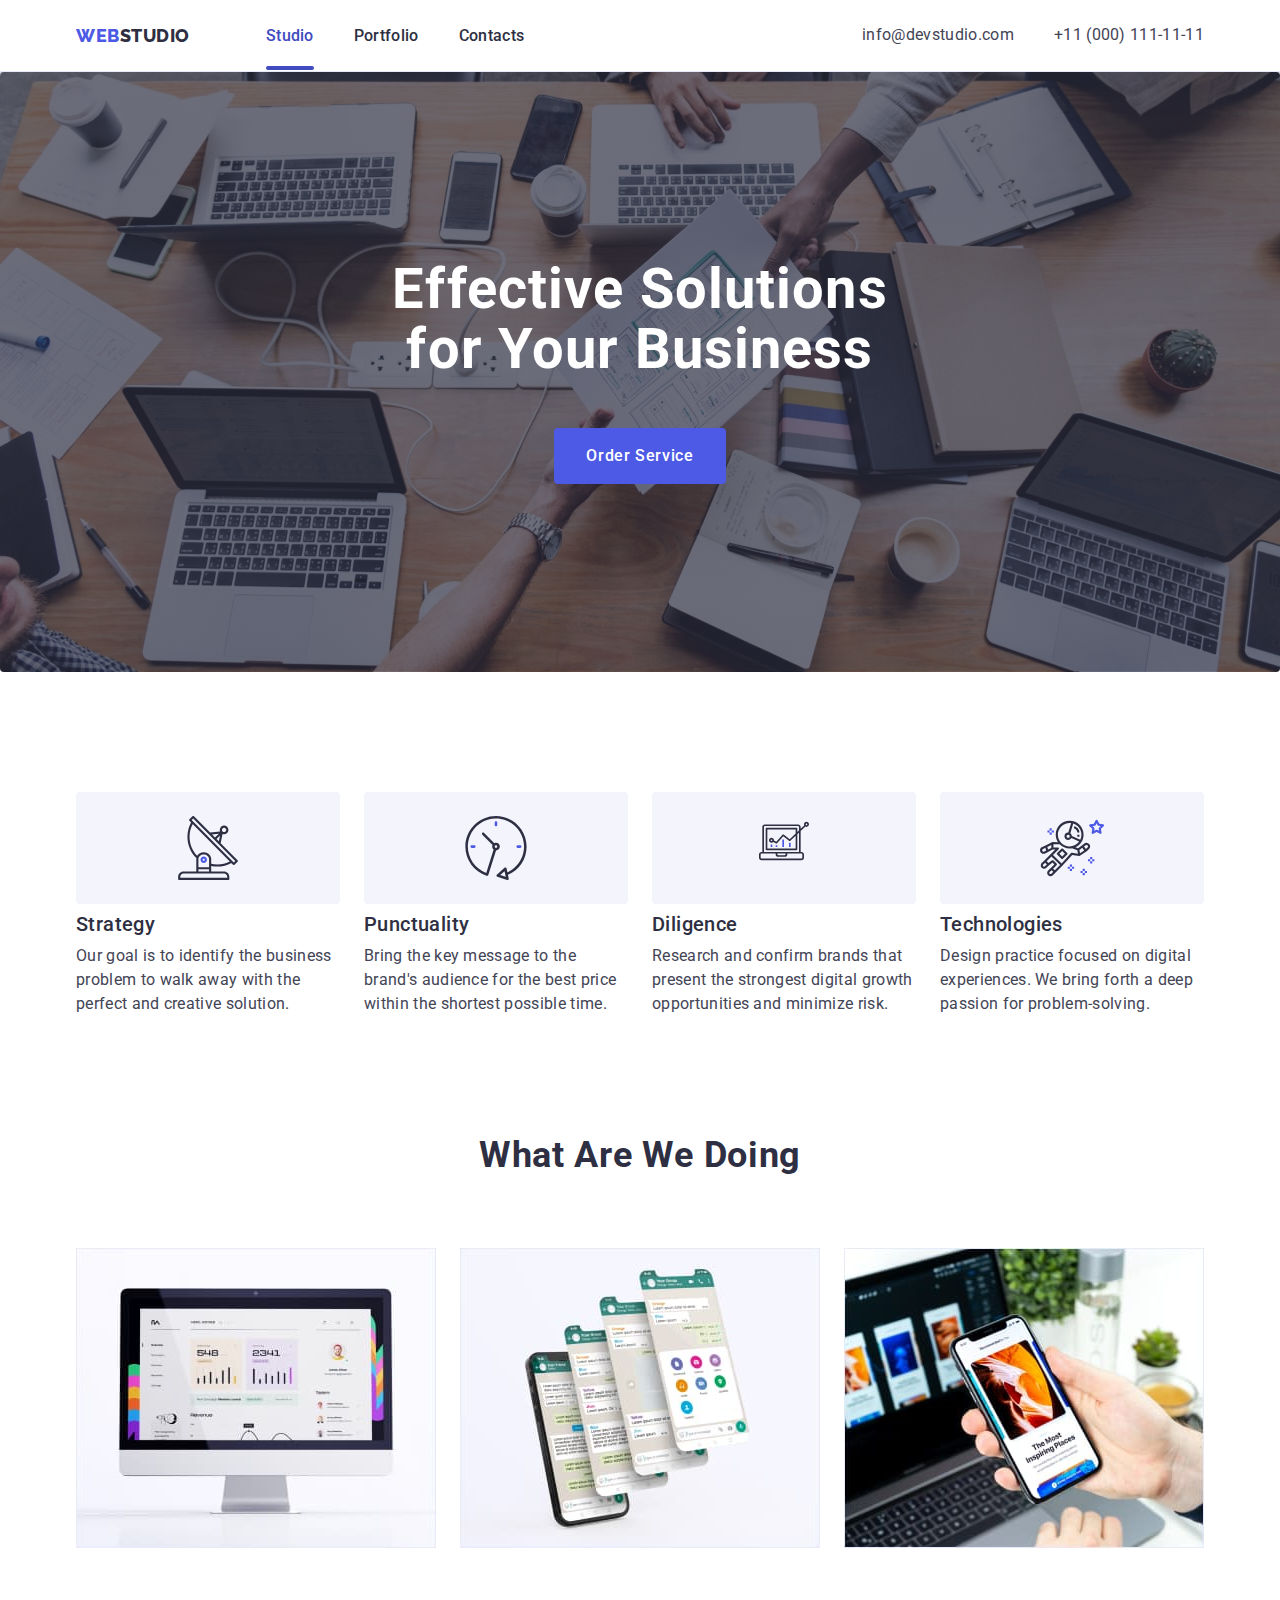
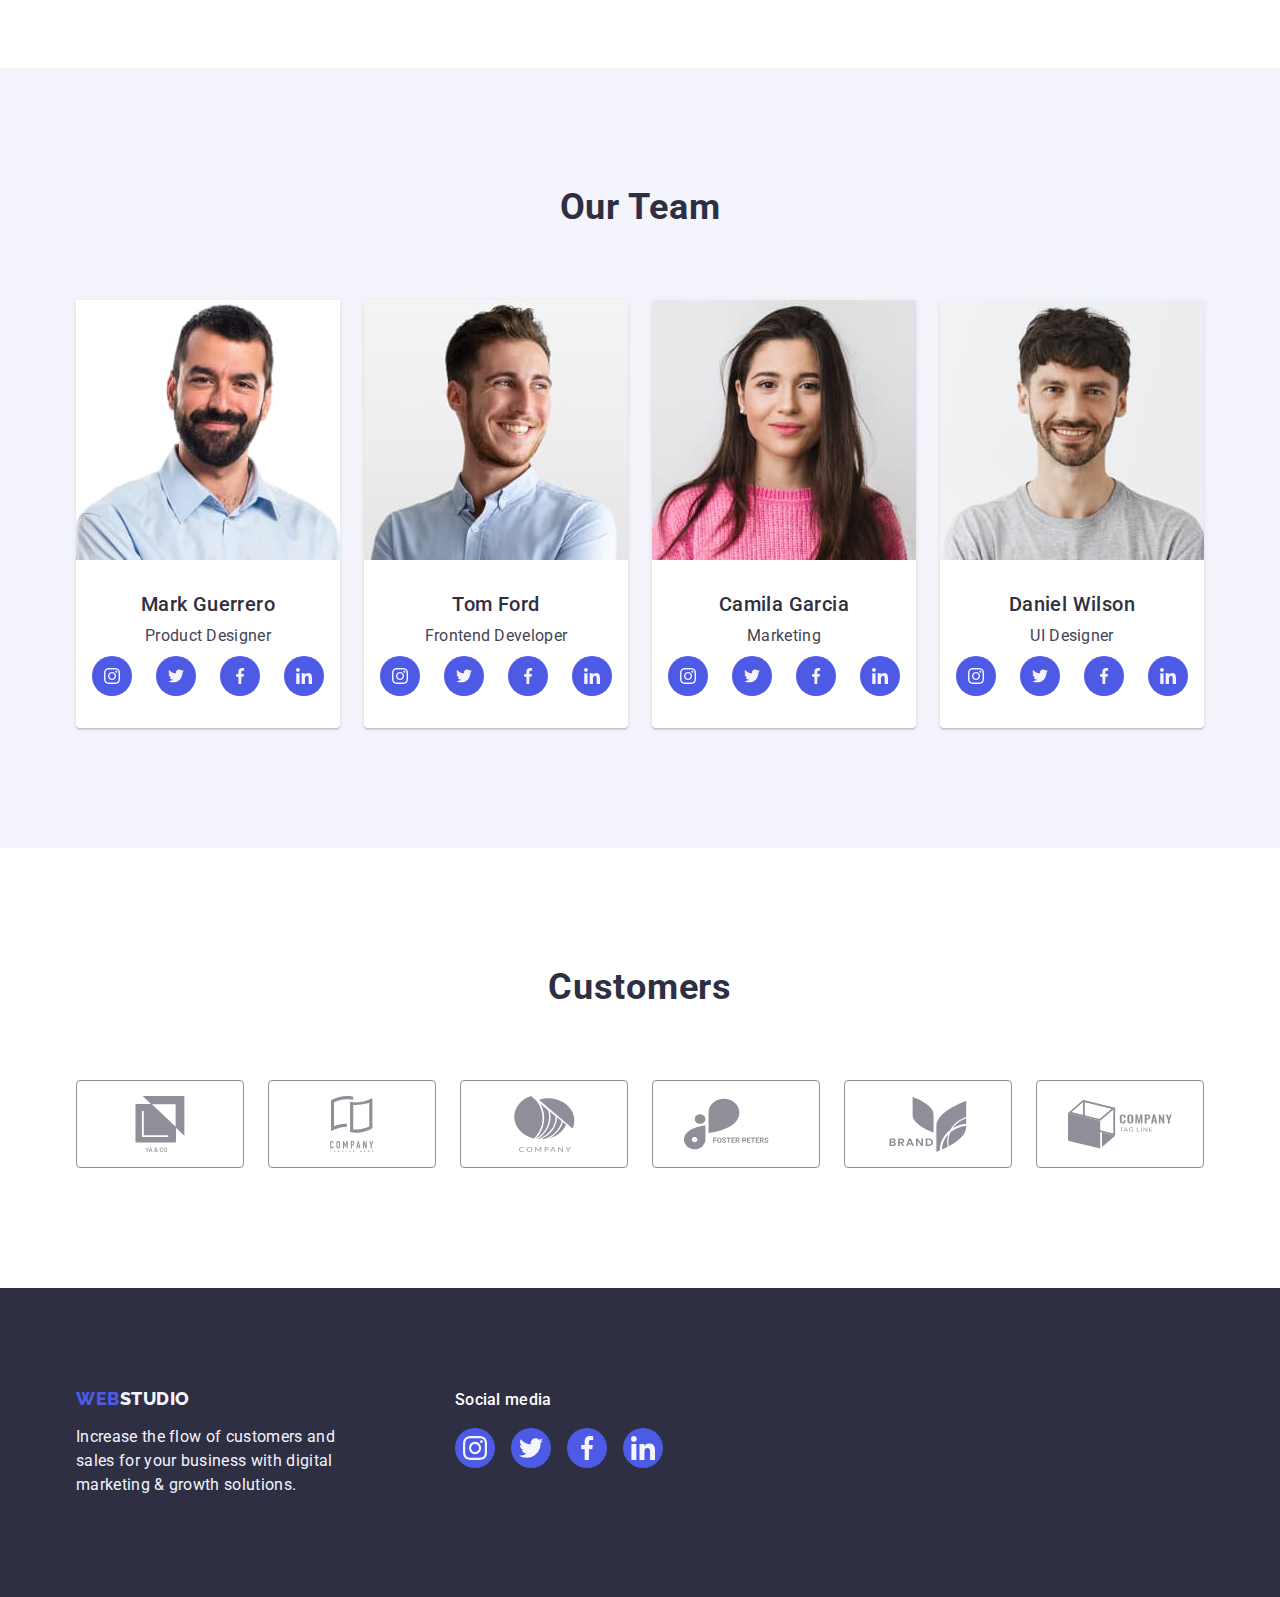
<file: index.html>
<!DOCTYPE html>
<html lang="en">

<head>
    <meta charset="UTF-8">
    <meta http-equiv="X-UA-Compatible" content="IE=edge">
    <meta name="viewport" content="width=device-width, initial-scale=1.0">
    <link href="https://fonts.googleapis.com" rel="preconnect" />
    <link href="https://fonts.gstatic.com" rel="preconnect" crossorigin />
    <link href="https://fonts.googleapis.com/css2?family=Raleway:wght@800&family=Roboto:wght@400;500;700&display=swap"
        rel="stylesheet" />
    <link rel="stylesheet" href="https://cdnjs.cloudflare.com/ajax/libs/modern-normalize/2.0.0/modern-normalize.min.css"
        integrity="sha512-4xo8blKMVCiXpTaLzQSLSw3KFOVPWhm/TRtuPVc4WG6kUgjH6J03IBuG7JZPkcWMxJ5huwaBpOpnwYElP/m6wg=="
        crossorigin="anonymous" referrerpolicy="no-referrer" />
    <link rel="stylesheet" href="./css/styles.css" />
    <title>Web Studio</title>
</head>

<body>
    <header class="header">
        <div class="container header-container">
            <nav class="nav">
                <a class="link logo header-logo" href="./index.html">Web<span class="logo-accent">Studio</span></a>
                <ul class="list nav-list">
                    <li class="nav-list-item"><a class="list-item-link link active" href="./index.html">Studio</a></li>
                    <li class="nav-list-item"><a class="list-item-link link" href="./portfolio.html">Portfolio</a></li>
                    <li class="nav-list-item"><a class="list-item-link link" href="#">Contacts</a></li>
                </ul>
            </nav>
            <address class="contacts">
                <ul class="list contacts-list">
                    <li class="contacts-list-item">
                        <a class="address-link link" href="mailto:info@devstudio.com">info@devstudio.com</a>
                    </li>
                    <li class="contacts-list-item">
                        <a class="address-link link" href="tel:+110001111111">+11 (000) 111-11-11</a>
                    </li>
                </ul>
            </address>
        </div>
    </header>

    <main class="">
        <section class="hero">
            <div class="container">
                <h1 class="hero-title">Effective Solutions <br>
                    for Your Business</h1>
                <button class="btn-title" type="button" data-modal-open>Order Service</button>

            </div>
        </section>
        <!-- Advantages -->
        <section class="advantages">
            <div class="container">
                <h2 class="title visually-hidden">Advantages</h2>
                <ul class="list advantages-list">
                    <li class="advantages-list-item">
                        <div class="advantages-icon-wrap">
                            <svg class="advantages-icon" width="64" height="64">
                                <use href="./images/icons.svg#icon-antenna-1"></use>
                            </svg>
                        </div>
                        <h3 class="subtitle advantages-subtitle">Strategy</h3>
                        <p class="subtitle-text">
                            Our goal is to identify the business
                            problem to walk away with the perfect and creative solution.
                        </p>
                    </li>
                    <li class="advantages-list-item">
                        <div class="advantages-icon-wrap">
                            <svg class="advantages-icon" width="64" height="64">
                                <use href="./images/icons.svg#icon-clock-1"></use>
                            </svg>
                        </div>
                        <h3 class="subtitle advantages-subtitle">Punctuality</h3>
                        <p class="subtitle-text">
                            Bring the key message to the brand's audience for the best price within the shortest
                            possible
                            time.
                        </p>
                    </li>
                    <li class="advantages-list-item">
                        <div class="advantages-icon-wrap">
                            <svg class="advantages-icon" width="64" height="64">
                                <use href="./images/icons.svg#icon-diagram-1" width="64" height="50"></use>
                            </svg>
                        </div>
                        <h3 class="subtitle advantages-subtitle">Diligence</h3>
                        <p class="subtitle-text">
                            Research and confirm brands that present the strongest digital growth opportunities and
                            minimize
                            risk.
                        </p>
                    </li>
                    <li class="advantages-list-item">
                        <div class="advantages-icon-wrap">
                            <svg class="advantages-icon" width="64" height="64">
                                <use href="./images/icons.svg#icon-astronaut-1"></use>
                            </svg>
                        </div>
                        <h3 class="subtitle advantages-subtitle">Technologies</h3>
                        <p class="subtitle-text">
                            Design practice focused on digital experiences. We bring forth a deep passion for
                            problem-solving.
                        </p>
                    </li>
                </ul>
            </div>
        </section>
        <!-- What are we doing -->
        <section class="about">
            <div class="container">
                <h2 class="title about-title">What are we doing</h2>
                <ul class="list about-list">
                    <li class="about-list-item"><img src="./images/what_are_we_doing_01.jpg" alt="Computer" width="360"
                            height="300"></li>
                    <li class="about-list-item"><img src="./images/what_are_we_doing_02.jpg" alt="Networks" width="360"
                            height="300"></li>
                    <li class="about-list-item"><img src="./images/what_are_we_doing_03.jpg" alt="Smartphone"
                            width="360" height="300"></li>
                </ul>
            </div>
        </section>
        <!--Team -->
        <section class="team">
            <div class="container">
                <h2 class="title team-title">Our Team</h2>
                <ul class="list team-list">
                    <li class="team-list-item">
                        <img src="./images/our_team_01.jpg" alt="Mark Guerrero" width="264" height="260">
                        <div class="team-subtitle-wrap">
                            <h3 class="subtitle team-subtitle">Mark Guerrero</h3>
                            <p class="subtitle-text team-subtitle-text">Product Designer</p>
                            <ul class="social-links team-social-list list">
                                <li class="social-list-item">
                                    <a href="https://www.instagram.com/" target="_blank" class="link team-social-link">
                                        <svg class="team-icon" width="16" height="16">
                                            <use href="./images/icons.svg#icon-instagram-2"></use>
                                        </svg>
                                    </a>
                                </li>
                                <li class="social-list-item">
                                    <a href="https://twitter.com/" target="_blank" class="link team-social-link">
                                        <svg class="team-icon" width="16" height="16">
                                            <use href="./images/icons.svg#icon-twitter-1"></use>
                                        </svg>
                                    </a>
                                </li>
                                <li class="social-list-item">
                                    <a href="https://www.facebook.com/" target="_blank" class="link team-social-link">
                                        <svg class="team-icon" width="16" height="16">
                                            <use href="./images/icons.svg#icon-facebook-1"></use>
                                        </svg>
                                    </a>
                                </li>
                                <li class="social-list-item">
                                    <a href="https://www.linkedin.com//" target="_blank" class="link team-social-link">
                                        <svg class="team-icon" width="16" height="16">
                                            <use href="./images/icons.svg#icon-linkedin-1"></use>
                                        </svg>
                                    </a>
                                </li>
                            </ul>

                        </div>
                    </li>
                    <li class="team-list-item">
                        <img src="./images/our_team_02.jpg" alt="Tom Ford" width="264" height="260">
                        <div class="team-subtitle-wrap">
                            <h3 class="subtitle team-subtitle">Tom Ford</h3>
                            <p class="subtitle-text team-subtitle-text">Frontend Developer</p>
                            <ul class="social-links team-social-list list">
                                <li>
                                    <a href="https://www.instagram.com/" target="_blank" class="link team-social-link">
                                        <svg class="team-icon" width="16" height="16">
                                            <use href="./images/icons.svg#icon-instagram-2"></use>
                                        </svg>
                                    </a>
                                </li>
                                <li>
                                    <a href="https://twitter.com/" target="_blank" class="link team-social-link">
                                        <svg class="team-icon" width="16" height="16">
                                            <use href="./images/icons.svg#icon-twitter-1"></use>
                                        </svg>
                                    </a>
                                </li>
                                <li>
                                    <a href="https://www.facebook.com/" target="_blank" class="link team-social-link">
                                        <svg class="team-icon" width="16" height="16">
                                            <use href="./images/icons.svg#icon-facebook-1"></use>
                                        </svg>
                                    </a>
                                </li>
                                <li>
                                    <a href="https://www.linkedin.com//" target="_blank" class="link team-social-link">
                                        <svg class="team-icon" width="16" height="16">
                                            <use href="./images/icons.svg#icon-linkedin-1"></use>
                                        </svg>
                                    </a>
                                </li>
                            </ul>

                        </div>
                    </li>
                    <li class="team-list-item">
                        <img src="./images/our_team_03.jpg" alt="Camila Garcia" width="264" height="260">
                        <div class="team-subtitle-wrap">
                            <h3 class="subtitle team-subtitle">Camila Garcia</h3>
                            <p class="subtitle-text team-subtitle-text">Marketing</p>
                            <ul class="social-links team-social-list list">
                                <li>
                                    <a href="https://www.instagram.com/" target="_blank" class="link team-social-link">
                                        <svg class="team-icon" width="16" height="16">
                                            <use href="./images/icons.svg#icon-instagram-2"></use>
                                        </svg>
                                    </a>
                                </li>
                                <li>
                                    <a href="https://twitter.com/" target="_blank" class="link team-social-link">
                                        <svg class="team-icon" width="16" height="16">
                                            <use href="./images/icons.svg#icon-twitter-1"></use>
                                        </svg>
                                    </a>
                                </li>
                                <li>
                                    <a href="https://www.facebook.com/" target="_blank" class="link team-social-link">
                                        <svg class="team-icon" width="16" height="16">
                                            <use href="./images/icons.svg#icon-facebook-1"></use>
                                        </svg>
                                    </a>
                                </li>
                                <li>
                                    <a href="https://www.linkedin.com//" target="_blank" class="link team-social-link">
                                        <svg class="team-icon" width="16" height="16">
                                            <use href="./images/icons.svg#icon-linkedin-1"></use>
                                        </svg>
                                    </a>
                                </li>
                            </ul>

                        </div>
                    </li>
                    <li class="team-list-item">
                        <img src="./images/our_team_04.jpg" alt="Daniel Wilson" width="264" height="260">
                        <div class="team-subtitle-wrap">
                            <h3 class="subtitle team-subtitle">Daniel Wilson</h3>
                            <p class="subtitle-text team-subtitle-text">UI Designer</p>
                            <ul class="social-links team-social-list list">
                                <li>
                                    <a href="https://www.instagram.com/" target="_blank" class="link team-social-link">
                                        <svg class="team-icon" width="16" height="16">
                                            <use href="./images/icons.svg#icon-instagram-2"></use>
                                        </svg>
                                    </a>
                                </li>
                                <li>
                                    <a href="https://twitter.com/" target="_blank" class="link team-social-link">
                                        <svg class="team-icon" width="16" height="16">
                                            <use href="./images/icons.svg#icon-twitter-1"></use>
                                        </svg>
                                    </a>
                                </li>
                                <li>
                                    <a href="https://www.facebook.com/" target="_blank" class="link team-social-link">
                                        <svg class="team-icon" width="16" height="16">
                                            <use href="./images/icons.svg#icon-facebook-1"></use>
                                        </svg>
                                    </a>
                                </li>
                                <li>
                                    <a href="https://www.linkedin.com//" target="_blank" class="link team-social-link">
                                        <svg class="team-icon" width="16" height="16">
                                            <use href="./images/icons.svg#icon-linkedin-1"></use>
                                        </svg>
                                    </a>
                                </li>
                            </ul>

                        </div>
                    </li>
                </ul>
            </div>
        </section>
        <!-- Customers -->
        <section class="customers">
            <div class="container">
                <h2 class="title customers-title">Customers</h2>
                <ul class="list customers-list">
                    <li class="customers-list-item">
                        <a href="#" class="customers-link">
                            <svg class="customers-icon" width="104" height="56">
                                <use href="./images/icons.svg#icon-group"></use>
                            </svg>
                        </a>
                    </li>
                    <li class="customers-list-item">
                        <a href="#" class="customers-link">
                            <svg class="customers-icon" width="104" height="56">
                                <use href="./images/icons.svg#icon-group-1"></use>
                            </svg>
                        </a>
                    </li>
                    <li class="customers-list-item">
                        <a href="#" class="customers-link">
                            <svg class="customers-icon" width="104" height="56">
                                <use href="./images/icons.svg#icon-group-2"></use>
                            </svg>
                        </a>
                    </li>
                    <li class="customers-list-item">
                        <a href="#" class="customers-link">
                            <svg class="customers-icon" width="104" height="56">
                                <use href="./images/icons.svg#icon-group-3"></use>
                            </svg>
                        </a>
                    </li>
                    <li class="customers-list-item">
                        <a href="#" class="customers-link">
                            <svg class="customers-icon" width="104" height="56">
                                <use href="./images/icons.svg#icon-group-4"></use>
                            </svg>
                        </a>
                    </li>
                    <li class="customers-list-item">
                        <a href="#" class="customers-link">
                            <svg class="customers-icon" width="104" height="56">
                                <use href="./images/icons.svg#icon-group-5"></use>
                            </svg>
                        </a>
                    </li>
                </ul>
            </div>
        </section>

    </main>

    <footer class="footer">
        <div class="container footer-container">
            <div class="footer-link-wrap">
                <a class="logo link footer-link" href="./index.html">Web<span
                        class="logo-accent-light">Studio</span></a>
                <p class="footer-text">Increase the flow of customers and <br>
                    sales for your business with digital <br>
                    marketing & growth solutions.</p>
            </div>
            <div class="footer-social">
                <p class="footer-social-title">Social media</p>
                <ul class="social-links footer-social-list list">
                    <li class="footer-item">
                        <a href="https://www.instagram.com/" target="_blank" class="link footer-social-link">
                            <svg class="team-icon" width="24" height="24">
                                <use href="./images/icons.svg#icon-instagram-2"></use>
                            </svg>
                        </a>
                    </li>
                    <li class="footer-item">
                        <a href="https://twitter.com/" target="_blank" class="link footer-social-link">
                            <svg class="team-icon" width="24" height="24">
                                <use href="./images/icons.svg#icon-twitter-1"></use>
                            </svg>
                        </a>
                    </li>
                    <li class="footer-item">
                        <a href="https://www.facebook.com/" target="_blank" class="link footer-social-link">
                            <svg class="team-icon" width="24" height="24">
                                <use href="./images/icons.svg#icon-facebook-1"></use>
                            </svg>
                        </a>
                    </li>
                    <li class="footer-item">
                        <a href="https://www.linkedin.com//" target="_blank" class="link footer-social-link">
                            <svg class="team-icon" width="24" height="24">
                                <use href="./images/icons.svg#icon-linkedin-1"></use>
                            </svg>
                        </a>
                    </li>
                </ul>
            </div>
        </div>
    </footer>
    <div class="backdrop is-hidden" data-modal>
        <div class="modal">
            <button type="button" class="m-close-btn" data-modal-close>
                <svg class="icon-close" width="8" height="8">
                    <use href="./images/icons.svg#icon-close-black-18dp-2-1"></use>
                </svg></button>
        </div>
    </div>
    <script src="./js/modal.js"></script>
</body>

</html>
</file>
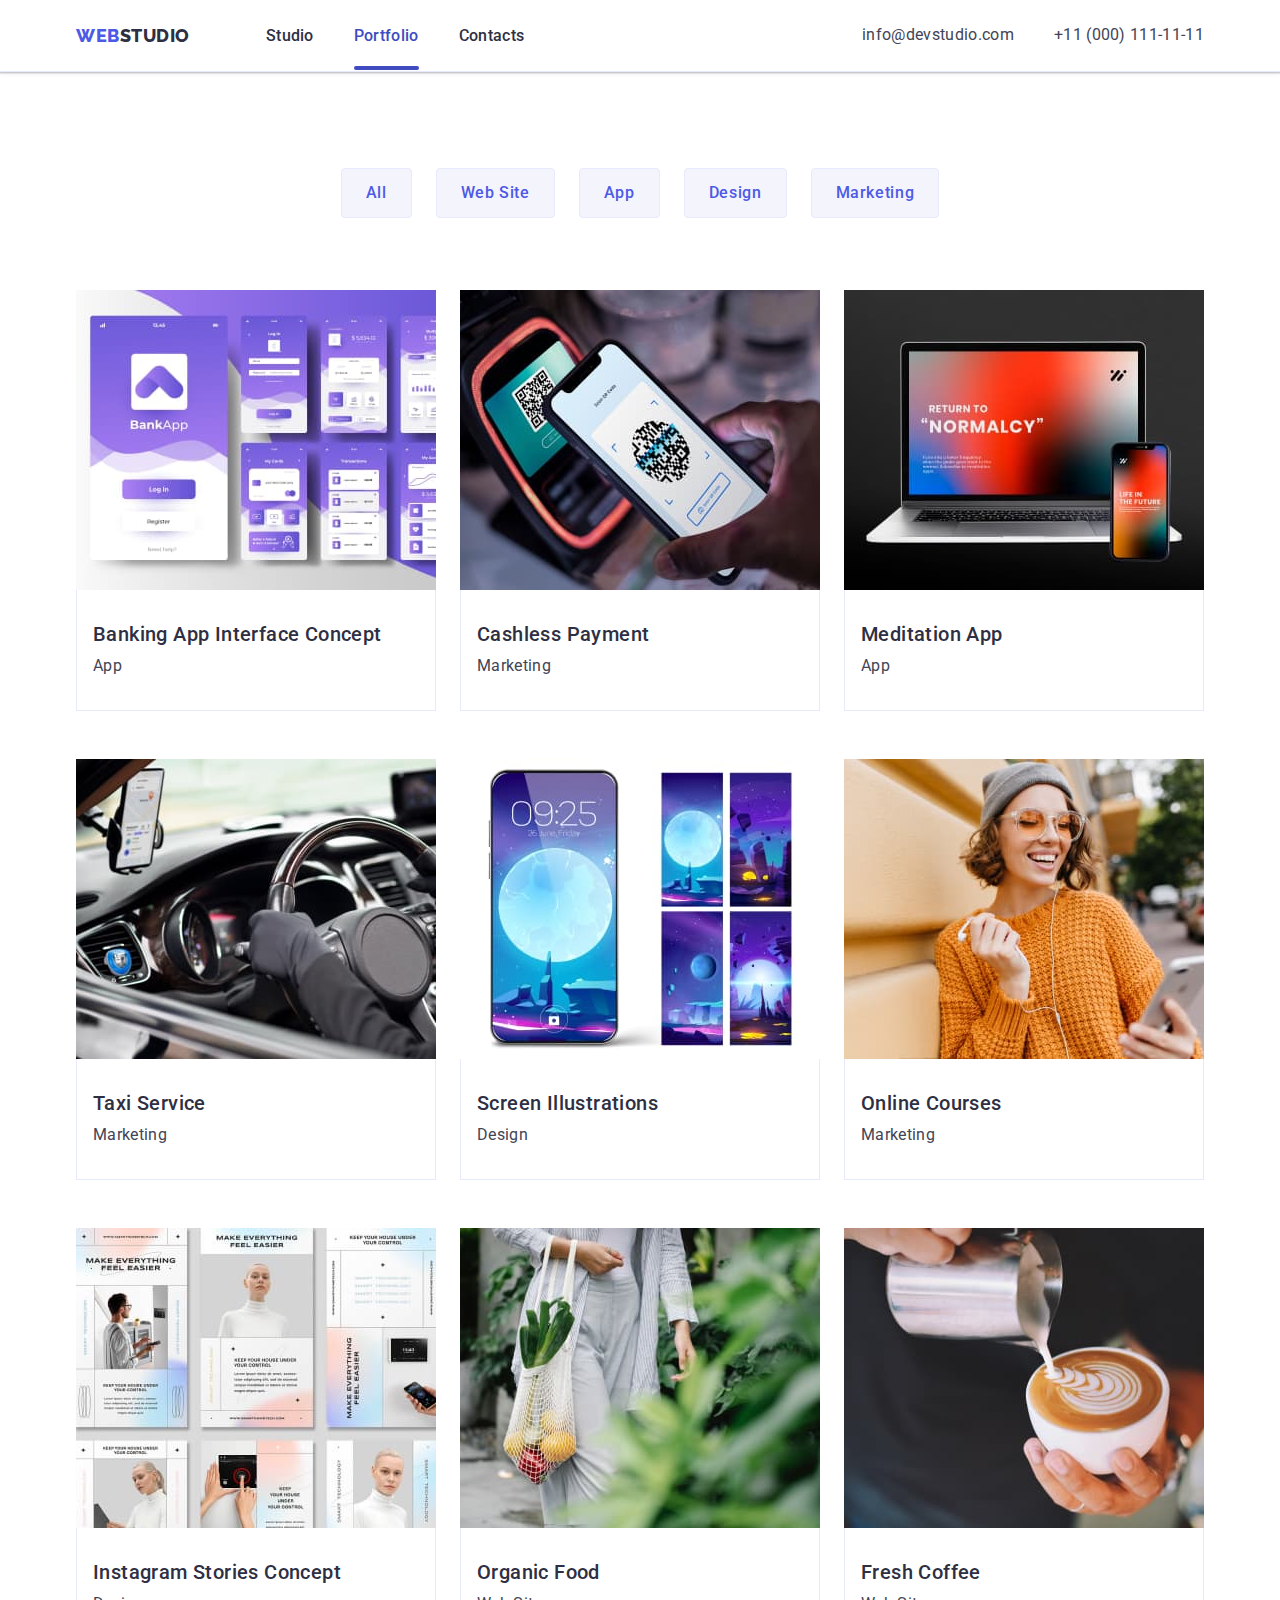
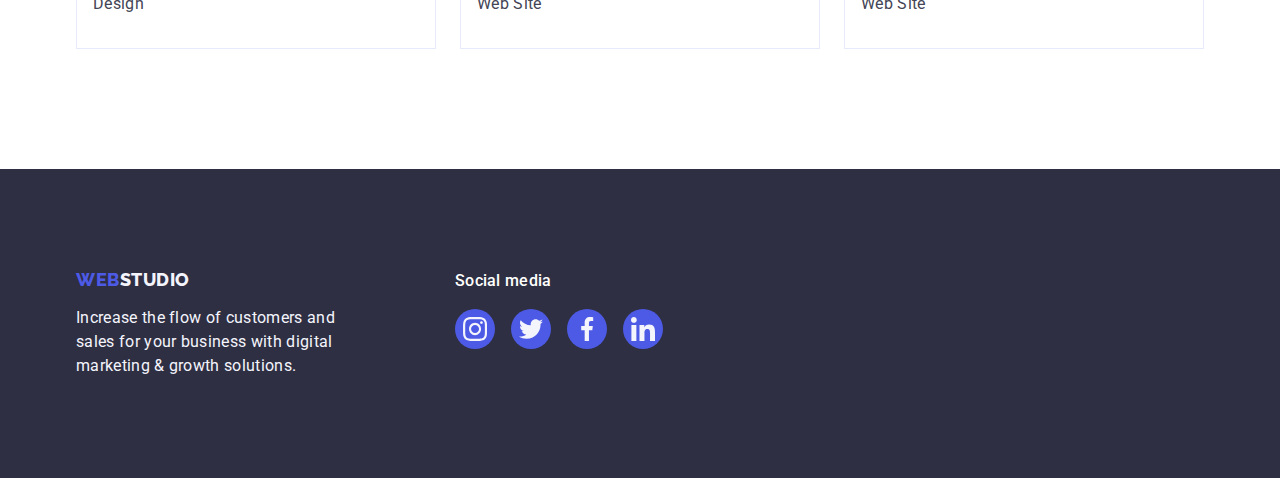
<file: portfolio.html>
<!DOCTYPE html>
<html lang="en">

<head>
    <meta charset="UTF-8">
    <meta http-equiv="X-UA-Compatible" content="IE=edge">
    <meta name="viewport" content="width=device-width, initial-scale=1.0">
    <link href="https://fonts.googleapis.com" rel="preconnect" />
    <link href="https://fonts.gstatic.com" rel="preconnect" crossorigin />
    <link href="https://fonts.googleapis.com/css2?family=Raleway:wght@800&family=Roboto:wght@400;500;700&display=swap"
        rel="stylesheet" />
    <link rel="stylesheet" href="https://cdnjs.cloudflare.com/ajax/libs/modern-normalize/2.0.0/modern-normalize.min.css"
        integrity="sha512-4xo8blKMVCiXpTaLzQSLSw3KFOVPWhm/TRtuPVc4WG6kUgjH6J03IBuG7JZPkcWMxJ5huwaBpOpnwYElP/m6wg=="
        crossorigin="anonymous" referrerpolicy="no-referrer" />
    <link rel="stylesheet" href="./css/styles.css" />
    <title>Web Studio</title>
</head>

<body>
    <header class="header">
        <div class="container header-container">
            <nav class="nav">
                <a class="link logo header-logo" href="./index.html">Web<span class="logo-accent">Studio</span></a>
                <ul class="list nav-list">
                    <li class="nav-list-item"><a class="list-item-link link" href="./index.html">Studio</a></li>
                    <li class="nav-list-item"><a class="list-item-link link active"
                            href="./portfolio.html">Portfolio</a></li>
                    <li class="nav-list-item"><a class="list-item-link link" href="#">Contacts</a></li>
                </ul>
            </nav>
            <address class="contacts">
                <ul class="list contacts-list">
                    <li class="contacts-list-item">
                        <a class="address-link link" href="mailto:info@devstudio.com">info@devstudio.com</a>
                    </li>
                    <li class="contacts-list-item">
                        <a class="address-link link" href="tel:+110001111111">+11 (000) 111-11-11</a>
                    </li>
                </ul>
            </address>
        </div>
    </header>

    <main>
        <section class="portfolio">
            <div class="container">
                <h1 class="tittle visually-hidden">Portfolio</h1>
                <ul class="list filter-list">
                    <li class="filter-list-item">
                        <button type="button" class="filter-btn">All</button>
                    </li>
                    <li class="filter-list-item">
                        <button type="button" class="filter-btn">Web Site</button>
                    </li>
                    <li class="filter-list-item">
                        <button type="button" class="filter-btn">App</button>
                    </li>
                    <li class="filter-list-item">
                        <button type="button" class="filter-btn">Design</button>
                    </li>
                    <li class="filter-list-item">
                        <button type="button" class="filter-btn">Marketing</button>
                    </li>
                </ul>


                <ul class="list portfolio-list">
                    <li class="portfolio-list-item">
                        <a href="" class="link portfolio-list-link">
                            <div class="portfolio-img">
                                <img src="./images/portfolio01.jpg" alt="mobile application" width="360" height="300">
                                <p class="portfolio-img-overlay">14 Stylish and User-Friendly App Design Concepts · Task
                                    Manager App · Calorie Tracker App · Exotic Fruit Ecommerce App · Cloud Storage App
                                </p>
                            </div>
                            <div class="portfolio-subtitle-wrap">
                                <h2 class="subtitle portfolio-subtitle">Banking App Interface Concept</h2>
                                <p class="subtitle-text portfolio-subtitle-text">App</p>
                            </div>
                        </a>
                    </li>

                    <li class="portfolio-list-item">
                        <a href="" class="link portfolio-list-link">
                            <div class="portfolio-img">
                                <img src="./images/portfolio02.jpg" alt="smartphone scans QR code" width="360"
                                    height="300">
                                <p class="portfolio-img-overlay">14 Stylish and User-Friendly App Design Concepts · Task
                                    Manager App · Calorie Tracker App · Exotic Fruit Ecommerce App · Cloud Storage App
                                </p>
                            </div>
                            <div class="portfolio-subtitle-wrap">
                                <h2 class="subtitle portfolio-subtitle">Cashless Payment</h2>
                                <p class="subtitle-text portfolio-subtitle-text">Marketing</p>
                            </div>
                        </a>
                    </li>

                    <li class="portfolio-list-item">
                        <a href="#" class="link portfolio-list-link">
                            <div class="portfolio-img">
                                <img src="./images/portfolio03.jpg" alt="mobile and computer application" width="360"
                                    height="300">
                                <p class="portfolio-img-overlay">14 Stylish and User-Friendly App Design Concepts · Task
                                    Manager App · Calorie Tracker App · Exotic Fruit Ecommerce App · Cloud Storage App
                                </p>
                            </div>
                            <div class="portfolio-subtitle-wrap">
                                <h2 class="subtitle portfolio-subtitle">Meditation App</h2>
                                <p class="subtitle-text portfolio-subtitle-text">App</p>
                            </div>
                        </a>
                    </li>

                    <li class="portfolio-list-item">
                        <a href="#" class="link portfolio-list-link">
                            <div class="portfolio-img">
                                <img src="./images/portfolio04.jpg" alt="Taxi Service" width="360" height="300">
                                <p class="portfolio-img-overlay">14 Stylish and User-Friendly App Design Concepts · Task
                                    Manager App · Calorie Tracker App · Exotic Fruit Ecommerce App · Cloud Storage App
                                </p>
                            </div>
                            <div class="portfolio-subtitle-wrap">
                                <h2 class="subtitle portfolio-subtitle">Taxi Service</h2>
                                <p class="subtitle-text portfolio-subtitle-text">Marketing</p>
                            </div>
                        </a>
                    </li>

                    <li class="portfolio-list-item">
                        <a href="#" class="link portfolio-list-link">
                            <div class="portfolio-img">
                                <img src="./images/portfolio05.jpg" alt="illustrations" width="360" height="300">
                                <p class="portfolio-img-overlay">14 Stylish and User-Friendly App Design Concepts · Task
                                    Manager App · Calorie Tracker App · Exotic Fruit Ecommerce App · Cloud Storage App
                                </p>
                            </div>
                            <div class="portfolio-subtitle-wrap">
                                <h2 class="subtitle portfolio-subtitle">Screen Illustrations</h2>
                                <p class="subtitle-text portfolio-subtitle-text">Design</p>
                            </div>
                        </a>
                    </li>

                    <li class="portfolio-list-item">
                        <a href="#" class="link portfolio-list-link">
                            <div class="portfolio-img">
                                <img src="./images/portfolio06.jpg" alt="happy girl" width="360" height="300">
                                <p class="portfolio-img-overlay">14 Stylish and User-Friendly App Design Concepts · Task
                                    Manager App · Calorie Tracker App · Exotic Fruit Ecommerce App · Cloud Storage App
                                </p>
                            </div>
                            <div class="portfolio-subtitle-wrap">
                                <h2 class="subtitle portfolio-subtitle">Online Courses</h2>
                                <p class="subtitle-text portfolio-subtitle-text">Marketing</p>
                            </div>
                        </a>
                    </li>

                    <li class="portfolio-list-item">
                        <a href="#" class="link portfolio-list-link">
                            <div class="portfolio-img">
                                <img src="./images/portfolio07.jpg" alt="design-concept" width="360" height="300">
                                <p class="portfolio-img-overlay">14 Stylish and User-Friendly App Design Concepts · Task
                                    Manager App · Calorie Tracker App · Exotic Fruit Ecommerce App · Cloud Storage App
                                </p>
                            </div>
                            <div class="portfolio-subtitle-wrap">
                                <h2 class="subtitle portfolio-subtitle">Instagram Stories Concept</h2>
                                <p class="subtitle-text portfolio-subtitle-text">Design</p>
                            </div>
                        </a>
                    </li>

                    <li class="portfolio-list-item">
                        <a href="#" class="link portfolio-list-link">
                            <div class="portfolio-img">
                                <img src="./images/portfolio08.jpg" alt="woman with vegetables" width="360"
                                    height="300">
                                <p class="portfolio-img-overlay">14 Stylish and User-Friendly App Design Concepts · Task
                                    Manager App · Calorie Tracker App · Exotic Fruit Ecommerce App · Cloud Storage App
                                </p>
                            </div>
                            <div class="portfolio-subtitle-wrap">
                                <h2 class="subtitle portfolio-subtitle">Organic Food</h2>
                                <p class="subtitle-text portfolio-subtitle-text">Web Site</p>
                            </div>
                        </a>
                    </li>

                    <li class="portfolio-list-item">
                        <a href="#" class="link portfolio-list-link">
                            <div class="portfolio-img">
                                <img src="./images/portfolio09.jpg" alt="сup of coffee" width="360" height="300">
                                <p class="portfolio-img-overlay">14 Stylish and User-Friendly App Design Concepts · Task
                                    Manager App · Calorie Tracker App · Exotic Fruit Ecommerce App · Cloud Storage App
                                </p>
                            </div>
                            <div class="portfolio-subtitle-wrap">
                                <h2 class="subtitle portfolio-subtitle">Fresh Coffee</h2>
                                <p class="subtitle-text portfolio-subtitle-text">Web Site</p>
                            </div>
                        </a>
                    </li>
                </ul>
            </div>
        </section>
    </main>

    <footer class="footer">
        <div class="container footer-container">
            <div class="footer-link-wrap">
                <a class="logo link footer-link" href="./index.html">Web<span
                        class="logo-accent-light">Studio</span></a>
                <p class="footer-text">Increase the flow of customers and <br>
                    sales for your business with digital <br>
                    marketing & growth solutions.</p>
            </div>
            <div class="footer-social">
                <p class="footer-social-title">Social media</p>
                <ul class="social-links footer-social-list list">
                    <li class="footer-item">
                        <a href="https://www.instagram.com/" target="_blank" class="link footer-social-link">
                            <svg class="team-icon" width="24" height="24">
                                <use href="./images/icons.svg#icon-instagram-2"></use>
                            </svg>
                        </a>
                    </li>
                    <li class="footer-item">
                        <a href="https://twitter.com/" target="_blank" class="link footer-social-link">
                            <svg class="team-icon" width="24" height="24">
                                <use href="./images/icons.svg#icon-twitter-1"></use>
                            </svg>
                        </a>
                    </li>
                    <li class="footer-item">
                        <a href="https://www.facebook.com/" target="_blank" class="link footer-social-link">
                            <svg class="team-icon" width="24" height="24">
                                <use href="./images/icons.svg#icon-facebook-1"></use>
                            </svg>
                        </a>
                    </li>
                    <li class="footer-item">
                        <a href="https://www.linkedin.com//" target="_blank" class="link footer-social-link">
                            <svg class="team-icon" width="24" height="24">
                                <use href="./images/icons.svg#icon-linkedin-1"></use>
                            </svg>
                        </a>
                    </li>
                </ul>
            </div>
        </div>
    </footer>
</body>

</html>
</file>
<file: css/styles.css>
:root{
    --primaryBrand: #4D5AE5;
    --pressedState: #404BBF;
    --mainColor: #2E2F42;
    --successColor: #31D0AA;
    --textColor: #434455;
    --subtleText: #8E8F99;
    --accentColor: #E7E9FC;
    --lightBg: #F4F4FD;
    --white: #FFFFFF;
    --modalBg: #FCFCFC;
}
* {
    box-sizing: border-box; 
    padding: 0;
    margin: 0;
}
body{
    font-family: Roboto, sans-serif;
    color: var(--textColor);
    background-color: var(--white);
    position: relative;
}

img {
    display: block;
    max-width: 100%;
  }
.is-hidden {
    visibility: hidden;
    opacity: 0;
    pointer-events: none;
}
.backdrop {
    position: fixed;
    background-color: rgba(46, 47, 66, 0.4);
    width: 100%;
    height: 100%;
    left: 0;
    top: 0;
    display: flex;
    justify-content: center;
    transition: opacity 250ms cubic-bezier(0.4, 0, 0.2, 1), visibility 250ms cubic-bezier(0.4, 0, 0.2, 1);
}
.modal{
    width: 408px;
    min-height: 584px;
    background-color: var(--modalBg);
    border-radius: 4px;
    box-shadow: 0px 1px 1px rgba(0, 0, 0, 0.14), 0px 1px 3px rgba(0, 0, 0, 0.12), 0px 2px 1px rgba(0, 0, 0, 0.2);
    position: absolute;
    top: 50%;
    left:50%;
    transition: transform 250ms cubic-bezier(0.4, 0, 0.2, 1);
    transform: translate(-50%, -50%) scale(1);
}
.m-close-btn {
    position: absolute;
    display: flex;
    justify-content: center;
    align-items: center;
    padding: 0;
    width: 24px;
    height: 24px;
    top: 24px;
    right: 24px;
    background-color: var(--accentColor);
    border: 1px solid rgba(0, 0, 0, 0.1);
    border-radius: 50%;
    cursor: pointer;
    transition: background-color 250ms cubic-bezier(0.4, 0, 0.2, 1), border 250ms cubic-bezier(0.4, 0, 0.2, 1); 
}
.m-close-btn:hover,
.m-close-btn:focus {
    background-color: var(--pressedState);
    border: none;
}
.icon-close{
    transition: fill 250ms cubic-bezier(0.4, 0, 0.2, 1);
}
.m-close-btn:hover .icon-close,
.m-close-btn:focus .icon-close{
    fill: #ffffff;
}
.header{
    border-bottom: 1px solid var(--accentColor);
    padding: 24px 0;
    height: 72px;
    box-shadow: 0px 2px 1px rgba(46, 47, 66, 0.08), 0px 1px 1px rgba(46, 47, 66, 0.16), 0px 1px 6px rgba(46, 47, 66, 0.08);
}
.logo{
    font-family: 'Raleway', sans-serif;
    font-style: normal;
    font-weight: 800;
    font-size: 18px;
    line-height: 1.17;
    letter-spacing: 0.03em; 
    text-transform: uppercase;
    color: var(--primaryBrand);
}
.link{
    text-decoration: none;
}
.logo-accent{
    color: var(--mainColor);
}
.list{
    list-style: none;
}
.list-item-link{
    position: relative;
    font-style: normal;
    font-weight: 500;
    font-size: 16px;
    line-height: 1.5;
    letter-spacing: 0.02em;
    color: var(--mainColor);
    padding: 24px 0;
    transition: color 250ms cubic-bezier(0.4, 0, 0.2, 1);
}
.active{
    color:var(--pressedState);
}
.list-item-link:hover,
.list-item-link:focus{
    color: var(--pressedState);
}
.list-item-link:hover::after,
.list-item-link:focus::after,
.list-item-link.active::after{
    content: "";
    display: block;
    height: 4px;
    left: 0px;
    background: var(--pressedState);
    border-radius: 2px;
    bottom: -1px;
    position: absolute;
    left: 0;
    width: 100%;
}

.contacts{
    font-style: normal;
    align-self: flex-end;
}
.address-link{
    font-weight: 400;
    font-size: 16px;
    line-height: 1.5;
    letter-spacing: 0.02em;
    text-decoration: none;
    color: var(--textColor);
    padding: 24px 0;
    transition: color 250ms cubic-bezier(0.4, 0, 0.2, 1);

}
.address-link:hover,
.address-link:focus {
    color: var(--pressedState);
}
.hero{
    background-color: var(--mainColor);
    background-image: linear-gradient(to bottom, rgba(46, 47, 66, 0.7), rgba(46, 47, 66, 0.7)),url(./../images/hero_bg.jpg);
    background-repeat: no-repeat;
    background-size: cover;
    background-position: center;
    border-radius: 4px;
    padding: 188px 0 188px 0;
    max-width: 1440px;
    margin: 0 auto;
}
.hero-title{
    font-style: normal;
    font-weight: 700;
    font-size: 56px;
    line-height: 1.07;
    text-align: center;
    letter-spacing: 0.02em;
    color: var(--white);
    max-width: 496px;
    margin: 0 auto 48px;
}
.btn-title{
    background-color: var(--primaryBrand);
    color:var(--white);
    font-family: 'Roboto', sans-serif;
    font-style: normal;
    font-weight: 500;
    font-size: 16px;
    line-height: 1.5;
    letter-spacing: 0.04em;
    border: none;
    cursor: pointer;
    padding: 16px 32px;
    display: block;
    margin: 0 auto;
    min-width: 169px;
    height: 56px;
    border-radius: 4px; 
    transition: background-color 250ms cubic-bezier(0.4, 0, 0.2, 1);
}
.btn-title:hover,
.btn-title:focus{
    background-color:var(--pressedState);
}
.title{
    font-style: normal;
    font-weight: 700;
    font-size: 36px;
    line-height: 1.11;
    text-align: center;
    letter-spacing: 0.02em;
    text-transform: capitalize;
    color: var(--mainColor);
}
.subtitle{
    font-style: normal;
    font-weight: 500;
    font-size: 20px;
    line-height: 1.2;
    letter-spacing: 0.02em;
    color: var(--mainColor);
}
.subtitle-text{
    font-size: 16px;
    line-height: 1.5;   
    letter-spacing: 0.02em;
    color: var(--textColor);
}
.team{
    background-color: var(--lightBg);
}
.team-list-item{
    background-color: var(--white);
}
.team-icon{
    fill: var(--lightBg);
}
.footer{
    background-color: var(--mainColor);
}
.footer-text{
    font-style: normal;
    font-weight: 400;
    font-size: 16px;
    line-height: 24px;
    letter-spacing: 0.02em;
    color: var(--lightBg);
}
.logo-accent-light{
    color: var(--lightBg);
}
.container{
    max-width: 1158px;
    margin: 0 auto;
    padding: 0 15px 0 15px;
}
.header-container{
    display: flex;
    justify-content: space-between;
    height: 100%;
}
.nav {
    display: flex; 
    align-items: center;
    height: 100%;
}
.header-logo{
    margin-right: 76px;
}
.nav-list{
    display: flex;
    gap: 40px; 
    height: 100%;
}
.nav-list-item {
    position: relative;
    transition: color 250ms cubic-bezier(0.4, 0, 0.2, 1);
}

.contacts-list{
    display: flex;
    align-items: center;
    gap: 40px;   
}
.advantages{
    padding: 120px 0;
}
.advantages-list{
    display: flex;
    justify-content: space-between;
    gap: 24px;
}
.advantages-list-item{
    width: calc((100% - 72px) / 4);
}
.advantages-subtitle{
    margin-bottom: 8px;
}
.about{
    padding-bottom: 120px;
}
.about-title{
    margin-bottom: 72px;
}
.about-list{
    display: flex;
    justify-content: space-between;
    gap: 24px;
}
.about-list-item{
    width: calc((100% - 48px) / 3);
}
.team{
    padding: 120px 0;
}
.team-title{
    margin-bottom: 72px;
}
.team-list{
    display: flex;
    justify-content: space-between;
    gap: 24px;
}
.team-list-item {
    width: calc((100% - 72px) / 4);
    box-shadow: 0px 1px 6px rgba(46, 47, 66, 0.08), 0px 1px 1px rgba(46, 47, 66, 0.16), 0px 2px 1px rgba(46, 47, 66, 0.08);
border-radius: 0px 0px 4px 4px;
}
.team-subtitle-wrap{
    padding: 32px 0;
}
.team-subtitle{
    text-align: center;
    margin-bottom: 8px;
}
.team-subtitle-text{
    text-align: center;
    margin-bottom: 8px;
}
.team-social-list {
    display: flex;
    justify-content: center;
    gap: 24px;
}
.team-social-link {
    width: 40px;
    height: 40px;
    border-radius: 50%;
    background-color: var(--primaryBrand);
    display: flex;
    justify-content: center;
    align-items: center;
    transition: background-color 250ms cubic-bezier(0.4, 0, 0.2, 1);
}
.team-social-link:hover,
.team-social-link:focus {
    background-color: var(--pressedState);
}
.footer{
    padding: 100px 0;
}
.footer-link{
    display: inline-block;
    margin-bottom: 16px;
}
.footer-container{
    display: flex;
    align-items: baseline
}
.footer-social-link {
    width: 40px;
    height: 40px;
    border-radius: 50%;
    background-color: var(--primaryBrand);
    display: flex;
    justify-content: center;
    align-items: center;
    transition: background-color 250ms cubic-bezier(0.4, 0, 0.2, 1);
    }
.footer-social-link:hover,
.footer-social-link:focus {
    background-color: var(--successColor);
}
.footer-social-list {
    display: flex;
    justify-content: space-between;
    gap: 16px;
}
.footer-link-wrap{
    margin-right: 120px;
}
.footer-social-title{
    color: var(--white);
    font-style: normal;
    font-weight: 500;
    font-size: 16px;
    line-height: 1.5;
    letter-spacing: 0.02em;
    margin-bottom: 16px;
}
.portfolio {
    padding: 96px 0 120px 0;
}
.filter-list {
    display: flex;
    justify-content: center;
    gap: 24px;
    margin-bottom: 72px;
}
.filter-btn{
    font-family: 'Roboto', sans-serif;
    font-style: normal;
    font-weight: 500;
    font-size: 16px;
    line-height: 1.5;
    letter-spacing: 0.04em;
    background-color: var(--lightBg);
    border: 1px solid var(--accentColor);
    color: var(--primaryBrand);
    cursor: pointer;
    border-radius: 4px;
    padding: 12px 24px;
    transition: background-color 250ms cubic-bezier(0.4, 0, 0.2, 1), border-color 250ms cubic-bezier(0.4, 0, 0.2, 1), color 250ms cubic-bezier(0.4, 0, 0.2, 1), box-shadow 250ms cubic-bezier(0.4, 0, 0.2, 1);
}
.filter-btn:hover,
.filter-btn:focus{
    background-color: var(--pressedState);
    border:none;
    color:var(--white);
    border-color: transparent;
    box-shadow: 0px 3px 1px rgba(0, 0, 0, 0.1), 0px 2px 1px rgba(0, 0, 0, 0.08), 0px 2px 2px rgba(0, 0, 0, 0.12);
}
.portfolio-list {
    display: flex;
    justify-content: space-between;
    flex-wrap: wrap;
    gap: 48px 24px;
}
.portfolio-list-item {
    width: calc((100% - 48px) / 3);
    
}

.portfolio-list-link{
    display: block;
    transition: box-shadow 250ms cubic-bezier(0.4, 0, 0.2, 1);
}
.portfolio-list-link:hover,
.portfolio-list-link:focus{
    box-shadow: 0px 1px 6px rgba(46, 47, 66, 0.08), 0px 1px 1px rgba(46, 47, 66, 0.16), 0px 2px 1px rgba(46, 47, 66, 0.08);
}
.portfolio-subtitle {
   margin-bottom: 8px;
}
.portfolio-subtitle-wrap {
    border-bottom: 1px solid #E7E9FC;
    border-right: 1px solid #E7E9FC;
    border-left: 1px solid #E7E9FC;
    padding: 32px 16px;
}
.portfolio-img {
    width: 360px;
    height: 300px;
    position: relative;
    overflow: hidden;
}
.portfolio-img-overlay {
    position: absolute;
    color: var(--lightBg); 
    padding: 40px 32px;
    font-size: 16px;
    line-height: 1.5;
    letter-spacing: 0.02em;
    background-color: var(--primaryBrand);
    top: 0;
    left: 0;
    width:100%;
    height: 100%;
    transform: translateY(100%);
    transition: transform 250ms cubic-bezier(0.4, 0, 0.2, 1);
}
.portfolio-list-link:hover .portfolio-img-overlay,
.portfolio-list-link:focus .portfolio-img-overlay {
    transform: translateY(0);
}

.visually-hidden {
    position: absolute;
    width: 1px;
    height: 1px;
    margin: -1px;
    border: 0;
    padding: 0;
    white-space: nowrap;
    clip-path: inset(100%);
    clip: rect(0 0 0 0);
    overflow: hidden;
}
.advantages-icon-wrap {
    background-color: var(--lightBg);
    height: 112px;
    display: flex;
    align-items: center;
    justify-content: center;
    margin-bottom: 8px;
    border-radius: 4px;
}
.customers{
    padding: 120px 0;
}
.customers-title{
    margin-bottom: 72px;
}
.customers-list {
    display: flex;
    justify-content: center;
    gap: 24px;
}

.customers-link{
    fill: var(--subtleText);
    width: 100%;
    height: 100%;
    border: 1px solid var(--subtleText);
    border-radius: 4px;
    display: flex;
    justify-content: center;
    align-items: center;
    color: var(--subtleText);
    transition: border-color 250ms cubic-bezier(0.4, 0, 0.2, 1), color 250ms cubic-bezier(0.4, 0, 0.2, 1);
}
.customers-link:hover,
.customers-link:focus{
    border-color: var(--pressedState);
    fill: var(--pressedState);
    color: var(--pressedState);
}
.customers-list-item {
    width: calc((100% - 120px) / 6); 
    height: 88px;   
}
.customers-icon{
    fill: currentColor;
}
</file>
